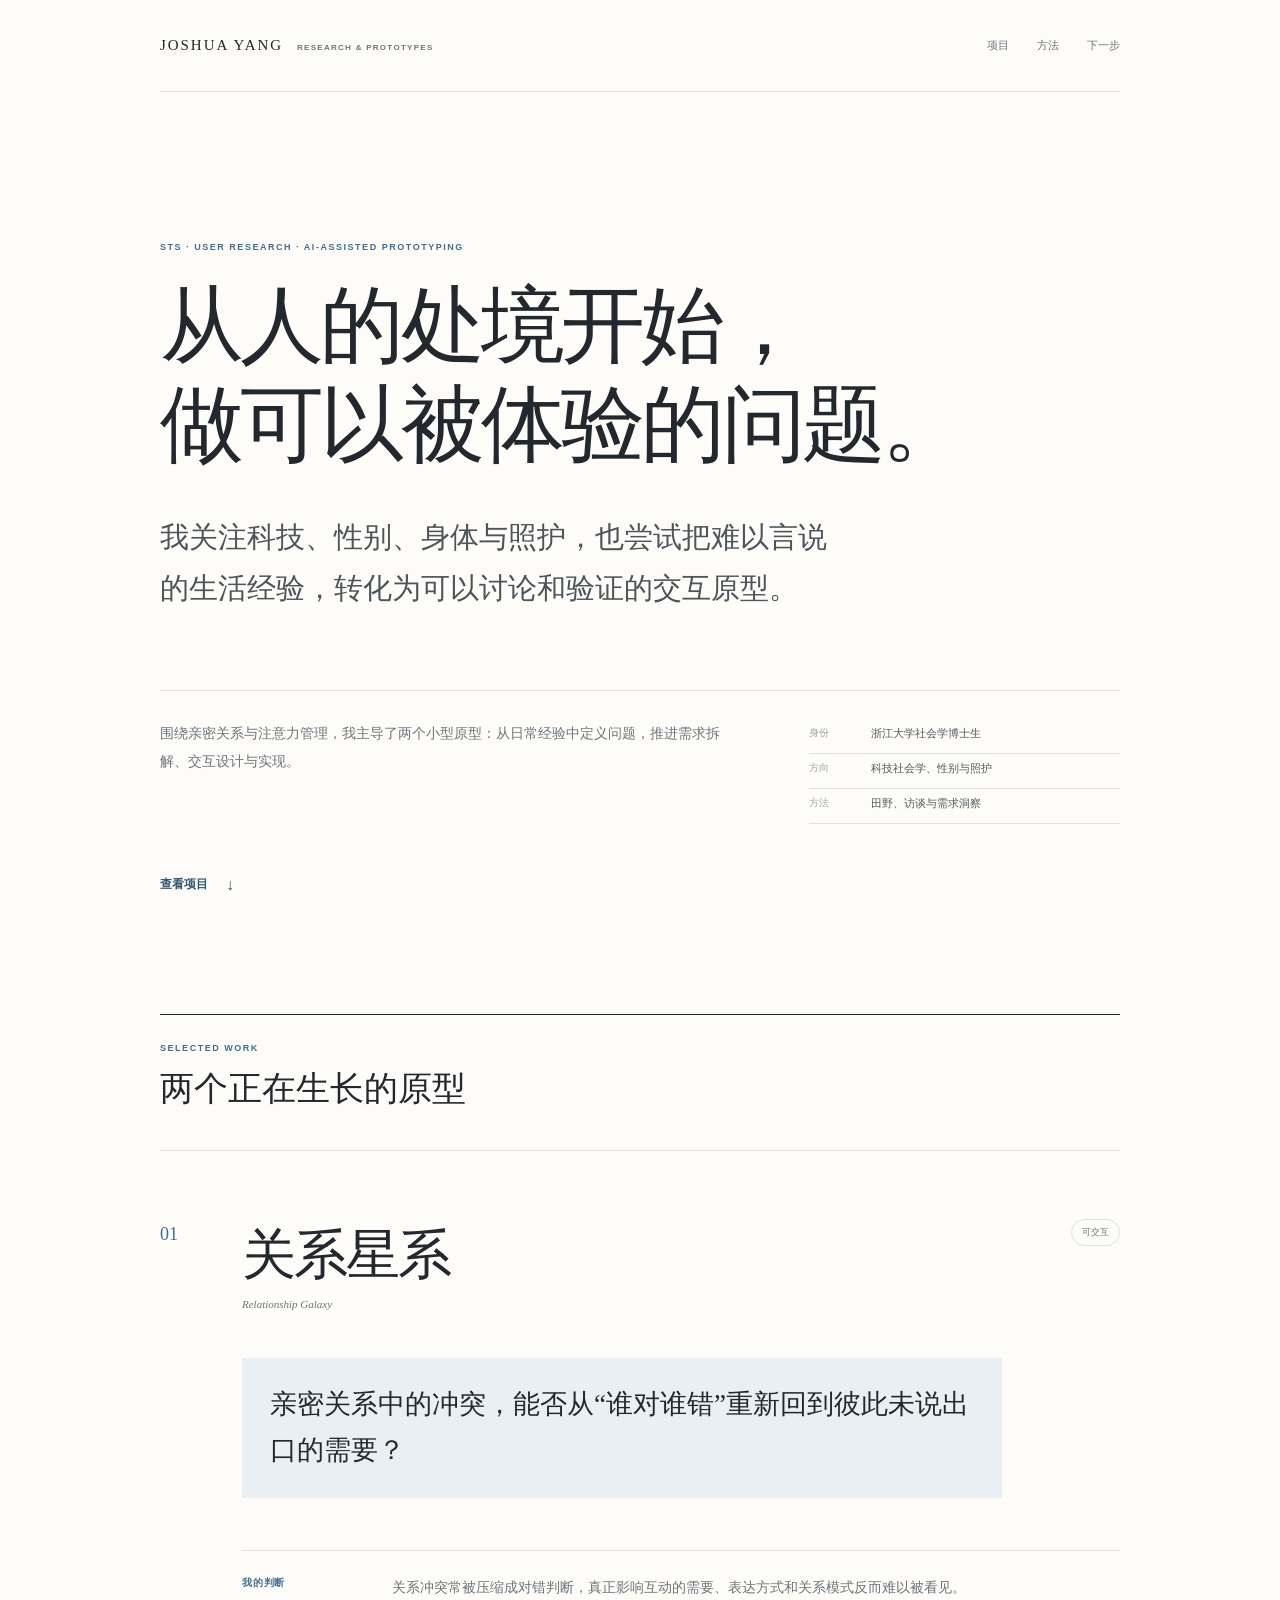
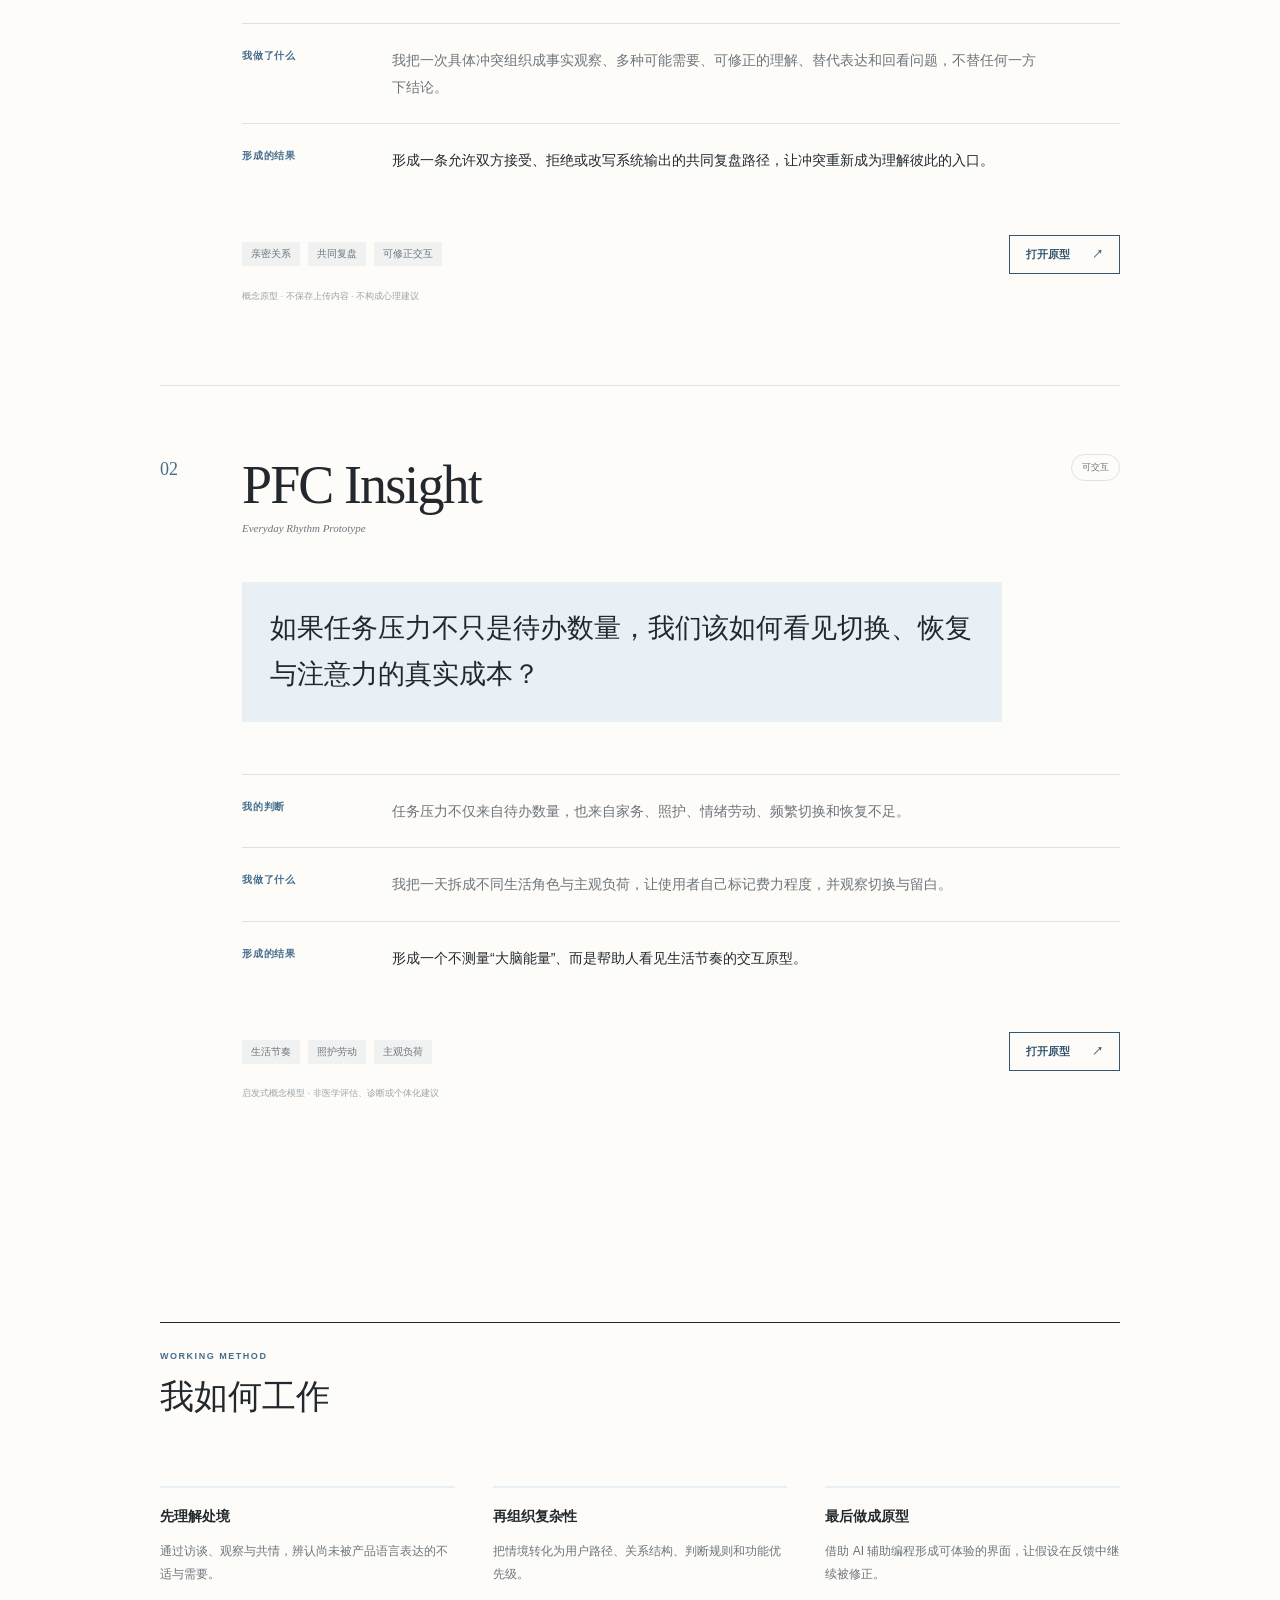
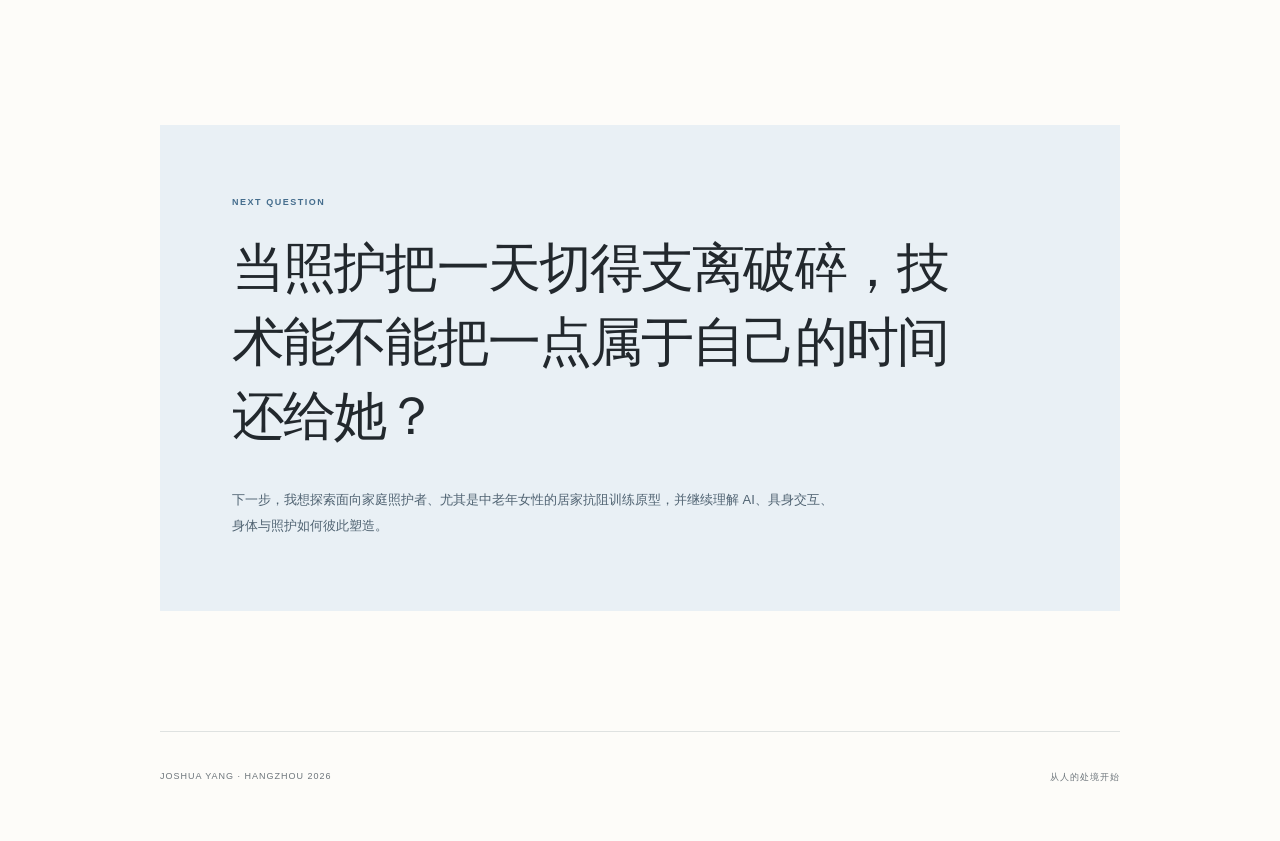
<file: index.html>
<!doctype html>
<html lang="zh-CN">
  <head>
    <meta charset="UTF-8" />
    <meta name="viewport" content="width=device-width, initial-scale=1.0" />
    <meta name="description" content="从人的处境开始：两个由生活经验走向可交互界面的 AI 辅助原型。" />
    <meta property="og:title" content="Joshua Yang｜Research & Prototypes" />
    <meta property="og:description" content="关系、认知与照护：把模糊的生活经验做成可以被体验的问题。" />
    <meta property="og:image" content="https://yoshuayang.github.io/yashu-prototype-notes/og.png" />
    <link rel="canonical" href="https://yoshuayang.github.io/yashu-prototype-notes/" />
    <link rel="stylesheet" href="styles.css?v=20260817-5" />
    <title>Joshua Yang｜Research & Prototypes</title>
  </head>
  <body>
    <main>
      <header class="site-header page-width">
        <a class="brand" href="#top"><strong>JOSHUA YANG</strong><span>RESEARCH &amp; PROTOTYPES</span></a>
        <nav aria-label="页面导航"><a href="#work">项目</a><a href="#method">方法</a><a href="#next">下一步</a></nav>
      </header>

      <section class="hero page-width" id="top">
        <p class="eyebrow">STS · USER RESEARCH · AI-ASSISTED PROTOTYPING</p>
        <h1>从人的处境开始，<br />做可以被体验的问题。</h1>
        <p class="hero-lead">我关注科技、性别、身体与照护，也尝试把难以言说的生活经验，转化为可以讨论和验证的交互原型。</p>
        <div class="hero-about">
          <p>围绕亲密关系与注意力管理，我主导了两个小型原型：从日常经验中定义问题，推进需求拆解、交互设计与实现。</p>
          <dl><div><dt>身份</dt><dd>浙江大学社会学博士生</dd></div><div><dt>方向</dt><dd>科技社会学、性别与照护</dd></div><div><dt>方法</dt><dd>田野、访谈与需求洞察</dd></div></dl>
        </div>
        <a class="primary-link" href="#work">查看项目 <span>↓</span></a>
      </section>

      <section class="work page-width" id="work">
        <header class="section-header"><p>SELECTED WORK</p><h2>两个正在生长的原型</h2></header>
        <article class="project" id="project-01">
          <header class="project-header"><p class="project-number">01</p><div><h3>关系星系</h3><p>Relationship Galaxy</p></div><span>可交互</span></header>
          <p class="project-question">亲密关系中的冲突，能否从“谁对谁错”重新回到彼此未说出口的需要？</p>
          <div class="project-story">
            <section><h4>我的判断</h4><p>关系冲突常被压缩成对错判断，真正影响互动的需要、表达方式和关系模式反而难以被看见。</p></section>
            <section><h4>我做了什么</h4><p>我把一次具体冲突组织成事实观察、多种可能需要、可修正的理解、替代表达和回看问题，不替任何一方下结论。</p></section>
            <section><h4>形成的结果</h4><p>形成一条允许双方接受、拒绝或改写系统输出的共同复盘路径，让冲突重新成为理解彼此的入口。</p></section>
          </div>
          <div class="project-footer"><ul aria-label="项目标签"><li>亲密关系</li><li>共同复盘</li><li>可修正交互</li></ul><a href="relationship-galaxy.html">打开原型 <span>↗</span></a></div>
          <p class="project-note">概念原型 · 不保存上传内容 · 不构成心理建议</p>
        </article>

        <article class="project" id="project-02">
          <header class="project-header"><p class="project-number">02</p><div><h3>PFC Insight</h3><p>Everyday Rhythm Prototype</p></div><span>可交互</span></header>
          <p class="project-question">如果任务压力不只是待办数量，我们该如何看见切换、恢复与注意力的真实成本？</p>
          <div class="project-story">
            <section><h4>我的判断</h4><p>任务压力不仅来自待办数量，也来自家务、照护、情绪劳动、频繁切换和恢复不足。</p></section>
            <section><h4>我做了什么</h4><p>我把一天拆成不同生活角色与主观负荷，让使用者自己标记费力程度，并观察切换与留白。</p></section>
            <section><h4>形成的结果</h4><p>形成一个不测量“大脑能量”、而是帮助人看见生活节奏的交互原型。</p></section>
          </div>
          <div class="project-footer"><ul aria-label="项目标签"><li>生活节奏</li><li>照护劳动</li><li>主观负荷</li></ul><a href="pfc-insight.html">打开原型 <span>↗</span></a></div>
          <p class="project-note">启发式概念模型 · 非医学评估、诊断或个体化建议</p>
        </article>
      </section>

      <section class="method page-width" id="method">
        <header class="section-header"><p>WORKING METHOD</p><h2>我如何工作</h2></header>
        <div class="method-grid"><section><h3>先理解处境</h3><p>通过访谈、观察与共情，辨认尚未被产品语言表达的不适与需要。</p></section><section><h3>再组织复杂性</h3><p>把情境转化为用户路径、关系结构、判断规则和功能优先级。</p></section><section><h3>最后做成原型</h3><p>借助 AI 辅助编程形成可体验的界面，让假设在反馈中继续被修正。</p></section></div>
      </section>

      <section class="next page-width" id="next"><p class="eyebrow">NEXT QUESTION</p><h2>当照护把一天切得支离破碎，技术能不能把一点属于自己的时间还给她？</h2><p>下一步，我想探索面向家庭照护者、尤其是中老年女性的居家抗阻训练原型，并继续理解 AI、具身交互、身体与照护如何彼此塑造。</p></section>
      <footer class="page-width"><p>JOSHUA YANG · HANGZHOU 2026</p><p>从人的处境开始</p></footer>
    </main>
  </body>
</html>
</file>
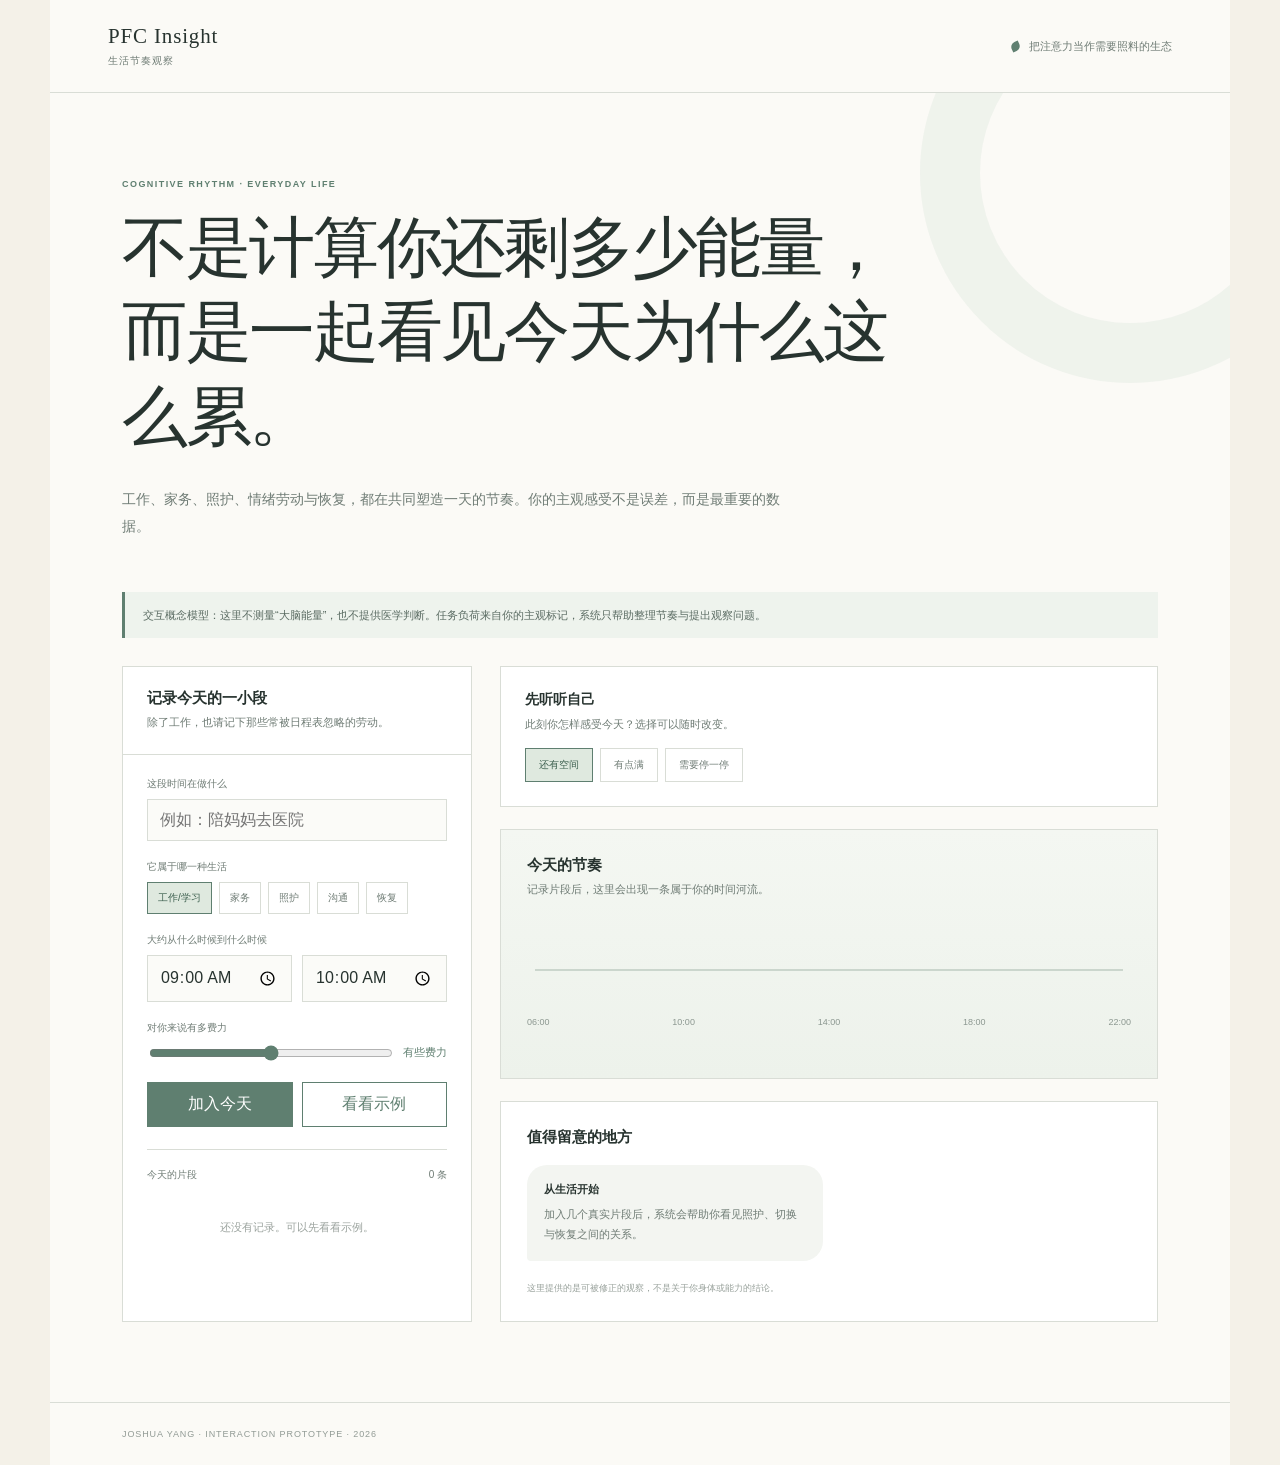
<file: pfc-insight.html>
<!doctype html>
<html lang="zh-CN">
<head>
<meta charset="UTF-8"><meta name="viewport" content="width=device-width,initial-scale=1">
<title>PFC Insight｜生活节奏观察</title>
<style>
:root{--cream:#f4f1e8;--paper:#fbfaf6;--ink:#27332f;--muted:#6f7c75;--green:#5f7f70;--green2:#dfe9df;--blue:#6f8fa0;--blue2:#e4eef1;--clay:#bd8069;--sun:#d7b66f;--line:#d9ddd6}
*{box-sizing:border-box}body{margin:0;background:var(--cream);color:var(--ink);font-family:Inter,-apple-system,BlinkMacSystemFont,"PingFang SC","Microsoft YaHei",sans-serif}button,input,select{font:inherit}
.shell{width:min(1180px,100%);min-height:100vh;margin:auto;background:var(--paper)}
.topbar{display:flex;align-items:center;justify-content:space-between;padding:24px clamp(22px,5vw,58px);border-bottom:1px solid var(--line)}.brand h1{margin:0;font-family:Georgia,serif;font-size:21px;font-weight:400;letter-spacing:.04em}.brand p{margin:5px 0 0;color:var(--muted);font-size:10px;letter-spacing:.1em}.season{display:flex;align-items:center;gap:9px;color:var(--muted);font-size:11px}.season:before{content:"";width:9px;height:9px;border-radius:60% 0 60% 0;background:var(--green);transform:rotate(-25deg)}
.intro{position:relative;overflow:hidden;padding:clamp(54px,7vw,86px) clamp(22px,6vw,72px) 52px}.intro:after{content:"";position:absolute;width:300px;height:300px;right:-110px;top:-130px;border:60px solid var(--green2);border-radius:50%;opacity:.45}.kicker{margin:0 0 17px;color:var(--green);font-size:9px;font-weight:700;letter-spacing:.16em}.intro h2{position:relative;z-index:1;max-width:800px;margin:0;font-family:"Songti SC",STSong,serif;font-size:clamp(40px,6vw,66px);font-weight:400;line-height:1.28;letter-spacing:-.035em}.intro>p:last-child{max-width:660px;margin:27px 0 0;color:var(--muted);font-size:14px;line-height:1.9}
.notice{margin:0 clamp(22px,6vw,72px) 28px;padding:14px 18px;border-left:3px solid var(--green);background:#eef3ed;color:#5a6b62;font-size:11px;line-height:1.7}
.layout{display:grid;grid-template-columns:350px 1fr;gap:28px;padding:0 clamp(22px,6vw,72px) 80px}.panel{border:1px solid var(--line);background:#fff}.panel-head{padding:22px 24px;border-bottom:1px solid var(--line)}.panel-head h3{margin:0 0 6px;font-size:15px}.panel-head p{margin:0;color:var(--muted);font-size:11px;line-height:1.6}.form{padding:22px 24px}.field{margin-bottom:19px}.field label{display:block;margin-bottom:8px;color:var(--muted);font-size:10px}.field input,.field select{width:100%;padding:11px 12px;border:1px solid var(--line);background:#fbfbf8;color:var(--ink)}.field input:focus,.field select:focus{outline:2px solid #cbdccf;border-color:var(--green)}.time-row{display:grid;grid-template-columns:1fr 1fr;gap:10px}.category-row,.feeling-row{display:flex;flex-wrap:wrap;gap:7px}.choice{padding:8px 10px;border:1px solid var(--line);background:#fff;color:var(--muted);font-size:10px;cursor:pointer}.choice.active{border-color:var(--green);background:var(--green2);color:#3d604f}.range-wrap{display:grid;grid-template-columns:1fr auto;align-items:center;gap:12px}.range-wrap input{padding:0;border:0;accent-color:var(--green)}.range-wrap span{color:var(--green);font-size:11px}.form-actions{display:grid;grid-template-columns:1fr 1fr;gap:9px}.primary,.secondary{padding:11px;border:1px solid var(--green);cursor:pointer}.primary{background:var(--green);color:white}.secondary{background:white;color:var(--green)}
.task-section{padding:0 24px 24px}.task-title{display:flex;justify-content:space-between;margin:0 0 12px;padding-top:18px;border-top:1px solid var(--line);color:var(--muted);font-size:10px}.task-list{display:grid;gap:8px}.task{display:grid;grid-template-columns:8px 1fr auto;gap:11px;align-items:center;padding:11px;background:#fafaf7}.task i{width:8px;height:28px;border-radius:8px}.task strong{display:block;margin-bottom:3px;font-size:11px}.task small{color:var(--muted);font-size:9px}.task button{border:0;background:none;color:#a0a7a2;cursor:pointer}.empty{padding:26px 8px;color:#9ba39e;font-size:11px;text-align:center}
.right{display:grid;gap:22px}.checkin{padding:24px;border:1px solid var(--line);background:#fff}.checkin h3{margin:0 0 8px;font-size:14px}.checkin p{margin:0 0 16px;color:var(--muted);font-size:11px}.feeling-row .choice{padding:9px 13px}.feeling-row .choice.active[data-feel="3"]{border-color:var(--clay);background:#f3e5df;color:#8a5443}
.rhythm{position:relative;min-height:250px;padding:26px;border:1px solid var(--line);background:linear-gradient(180deg,#f4f7f2,#edf2eb)}.rhythm h3{margin:0;font-size:15px}.rhythm-sub{margin:7px 0 28px;color:var(--muted);font-size:11px}.stream{position:relative;height:92px;margin:0 8px}.stream:before{content:"";position:absolute;left:0;right:0;top:44px;height:2px;background:#cbd6cd}.stream-block{position:absolute;top:26px;height:38px;min-width:7px;border-radius:16px 16px 5px 16px;opacity:.94}.stream-block:hover:after{content:attr(data-label);position:absolute;left:0;bottom:48px;white-space:nowrap;padding:6px 8px;background:var(--ink);color:white;font-size:9px}.hours{display:flex;justify-content:space-between;color:#8c9891;font-size:9px}.rhythm-summary{display:flex;flex-wrap:wrap;gap:9px;margin-top:22px}.summary-pill{padding:7px 10px;border:1px solid #ced8d0;background:rgba(255,255,255,.55);color:#607069;font-size:10px}
.insights{padding:26px;border:1px solid var(--line);background:#fff}.insights h3{margin:0 0 18px;font-size:15px}.insight-grid{display:grid;grid-template-columns:1fr 1fr;gap:12px}.insight{padding:17px;border-radius:20px 20px 20px 4px;background:#f3f5f1}.insight:nth-child(even){background:#eef3f5}.insight strong{display:block;margin-bottom:8px;font-size:11px}.insight p{margin:0;color:var(--muted);font-size:11px;line-height:1.75}.principle{margin:20px 0 0;color:#98a19b;font-size:9px;line-height:1.6}footer{padding:26px clamp(22px,6vw,72px);border-top:1px solid var(--line);color:#929b95;font-size:9px;letter-spacing:.1em}
@media(max-width:860px){.layout{grid-template-columns:1fr}.intro:after{display:none}}@media(max-width:560px){.insight-grid{grid-template-columns:1fr}.form-actions{grid-template-columns:1fr}.topbar{align-items:flex-start}.season{display:none}}
</style>
</head>
<body>
<main class="shell">
  <header class="topbar"><div class="brand"><h1>PFC Insight</h1><p>生活节奏观察</p></div><div class="season">把注意力当作需要照料的生态</div></header>
  <section class="intro"><p class="kicker">COGNITIVE RHYTHM · EVERYDAY LIFE</p><h2>不是计算你还剩多少能量，<br>而是一起看见今天为什么这么累。</h2><p>工作、家务、照护、情绪劳动与恢复，都在共同塑造一天的节奏。你的主观感受不是误差，而是最重要的数据。</p></section>
  <div class="notice">交互概念模型：这里不测量“大脑能量”，也不提供医学判断。任务负荷来自你的主观标记，系统只帮助整理节奏与提出观察问题。</div>
  <section class="layout">
    <aside class="panel">
      <div class="panel-head"><h3>记录今天的一小段</h3><p>除了工作，也请记下那些常被日程表忽略的劳动。</p></div>
      <div class="form">
        <div class="field"><label for="taskName">这段时间在做什么</label><input id="taskName" placeholder="例如：陪妈妈去医院"></div>
        <div class="field"><label>它属于哪一种生活</label><div class="category-row"><button class="choice active" data-cat="work">工作/学习</button><button class="choice" data-cat="home">家务</button><button class="choice" data-cat="care">照护</button><button class="choice" data-cat="social">沟通</button><button class="choice" data-cat="rest">恢复</button></div></div>
        <div class="field"><label>大约从什么时候到什么时候</label><div class="time-row"><input id="start" type="time" value="09:00"><input id="end" type="time" value="10:00"></div></div>
        <div class="field"><label>对你来说有多费力</label><div class="range-wrap"><input id="demand" type="range" min="1" max="3" value="2"><span id="demandLabel">有些费力</span></div></div>
        <div class="form-actions"><button class="primary" id="add">加入今天</button><button class="secondary" id="demo">看看示例</button></div>
      </div>
      <div class="task-section"><p class="task-title"><span>今天的片段</span><span id="count">0 条</span></p><div class="task-list" id="taskList"><div class="empty">还没有记录。可以先看看示例。</div></div></div>
    </aside>

    <div class="right">
      <section class="checkin"><h3>先听听自己</h3><p>此刻你怎样感受今天？选择可以随时改变。</p><div class="feeling-row"><button class="choice active" data-feel="1">还有空间</button><button class="choice" data-feel="2">有点满</button><button class="choice" data-feel="3">需要停一停</button></div></section>
      <section class="rhythm"><h3>今天的节奏</h3><p class="rhythm-sub" id="rhythmText">记录片段后，这里会出现一条属于你的时间河流。</p><div class="stream" id="stream"></div><div class="hours"><span>06:00</span><span>10:00</span><span>14:00</span><span>18:00</span><span>22:00</span></div><div class="rhythm-summary" id="summary"></div></section>
      <section class="insights"><h3>值得留意的地方</h3><div class="insight-grid" id="insightGrid"><article class="insight"><strong>从生活开始</strong><p>加入几个真实片段后，系统会帮助你看见照护、切换与恢复之间的关系。</p></article></div><p class="principle">这里提供的是可被修正的观察，不是关于你身体或能力的结论。</p></section>
    </div>
  </section>
  <footer>JOSHUA YANG · INTERACTION PROTOTYPE · 2026</footer>
</main>
<script>
const cats={work:{name:'工作/学习',color:'#6f8fa0'},home:{name:'家务',color:'#d7b66f'},care:{name:'照护',color:'#bd8069'},social:{name:'沟通',color:'#8d82a2'},rest:{name:'恢复',color:'#6f9479'}};let tasks=[],category='work',feeling=1;
const $=s=>document.querySelector(s),esc=s=>String(s).replace(/[&<>"']/g,c=>({'&':'&amp;','<':'&lt;','>':'&gt;','"':'&quot;',"'":'&#39;'}[c])),mins=t=>{const[h,m]=t.split(':').map(Number);return h*60+m},duration=t=>Math.max(0,mins(t.end)-mins(t.start));
document.querySelectorAll('[data-cat]').forEach(b=>b.onclick=()=>{document.querySelectorAll('[data-cat]').forEach(x=>x.classList.remove('active'));b.classList.add('active');category=b.dataset.cat});
document.querySelectorAll('[data-feel]').forEach(b=>b.onclick=()=>{document.querySelectorAll('[data-feel]').forEach(x=>x.classList.remove('active'));b.classList.add('active');feeling=+b.dataset.feel;render()});
$('#demand').oninput=e=>$('#demandLabel').textContent=['','比较轻松','有些费力','很费力'][e.target.value];
$('#add').onclick=()=>{const name=$('#taskName').value.trim(),start=$('#start').value,end=$('#end').value;if(!name||mins(end)<=mins(start)){ $('#taskName').placeholder='请填写任务，并检查结束时间';return }tasks.push({name,start,end,cat:category,demand:+$('#demand').value});$('#taskName').value='';render()};
$('#demo').onclick=()=>{tasks=[{name:'做早饭和收拾厨房',start:'07:00',end:'08:00',cat:'home',demand:2},{name:'修改论文',start:'09:00',end:'10:30',cat:'work',demand:3},{name:'陪爸爸复诊',start:'11:00',end:'13:00',cat:'care',demand:3},{name:'回复家人消息',start:'13:15',end:'13:45',cat:'social',demand:2},{name:'公园里慢慢走',start:'16:30',end:'17:00',cat:'rest',demand:1}];feeling=2;document.querySelectorAll('[data-feel]').forEach(x=>x.classList.toggle('active',x.dataset.feel==='2'));render()};
function removeTask(i){tasks.splice(i,1);render()}
function render(){const sorted=[...tasks].sort((a,b)=>mins(a.start)-mins(b.start));$('#count').textContent=`${tasks.length} 条`;$('#taskList').innerHTML=sorted.length?sorted.map(t=>`<div class="task"><i style="background:${cats[t.cat].color}"></i><div><strong>${esc(t.name)}</strong><small>${t.start}–${t.end} · ${cats[t.cat].name} · ${['','轻','中','高'][t.demand]}负荷</small></div><button aria-label="删除" onclick="removeTask(${tasks.indexOf(t)})">×</button></div>`).join(''):'<div class="empty">还没有记录。可以先看看示例。</div>';renderStream(sorted);renderInsights(sorted)}
function renderStream(sorted){$('#stream').innerHTML=sorted.map(t=>{const left=Math.max(0,(mins(t.start)-360)/960*100),width=Math.max(1,duration(t)/960*100);return`<i class="stream-block" data-label="${esc(t.name)}" style="left:${left}%;width:${width}%;background:${cats[t.cat].color}"></i>`}).join('');const care=sorted.filter(t=>t.cat==='care'||t.cat==='home').reduce((s,t)=>s+duration(t),0),rest=sorted.filter(t=>t.cat==='rest').reduce((s,t)=>s+duration(t),0),switches=sorted.slice(1).filter((t,i)=>t.cat!==sorted[i].cat).length;$('#rhythmText').textContent=sorted.length?`今天记录了 ${sorted.length} 个片段。颜色不是评分，只是在呈现不同生活角色如何交错。`:'记录片段后，这里会出现一条属于你的时间河流。';$('#summary').innerHTML=sorted.length?`<span class="summary-pill">家务与照护 ${care} 分钟</span><span class="summary-pill">角色切换 ${switches} 次</span><span class="summary-pill">主动恢复 ${rest} 分钟</span>`:''}
function renderInsights(sorted){if(!sorted.length){$('#insightGrid').innerHTML='<article class="insight"><strong>从生活开始</strong><p>加入几个真实片段后，系统会帮助你看见照护、切换与恢复之间的关系。</p></article>';return}const care=sorted.filter(t=>t.cat==='care'||t.cat==='home'),rest=sorted.filter(t=>t.cat==='rest'),switches=sorted.slice(1).filter((t,i)=>t.cat!==sorted[i].cat).length,items=[];if(care.length)items.push(['看见没有名字的劳动',`家务与照护占据了 ${care.reduce((s,t)=>s+duration(t),0)} 分钟。它们不是工作之间的“空白”，而是真实消耗注意力的责任。`]);if(switches>=3)items.push(['切换也需要恢复',`你在不同角色之间切换了 ${switches} 次。也许问题不是不够自律，而是一天缺少缓冲。`]);if(!rest.length)items.push(['恢复还没有被安排',`今天的记录里没有主动恢复片段。可以先寻找十分钟，而不是要求自己立刻改变整天。`]);else items.push(['已经出现一块留白',`你为自己留下了 ${rest.reduce((s,t)=>s+duration(t),0)} 分钟。恢复不是奖励，而是生活能够继续的条件。`]);if(feeling===3)items.unshift(['你的感受优先',`你选择了“需要停一停”。即使时间表看起来合理，这个感受也比模型计算更值得被相信。`]);$('#insightGrid').innerHTML=items.slice(0,4).map(x=>`<article class="insight"><strong>${x[0]}</strong><p>${x[1]}</p></article>`).join('')}
</script>
</body></html>
</file>
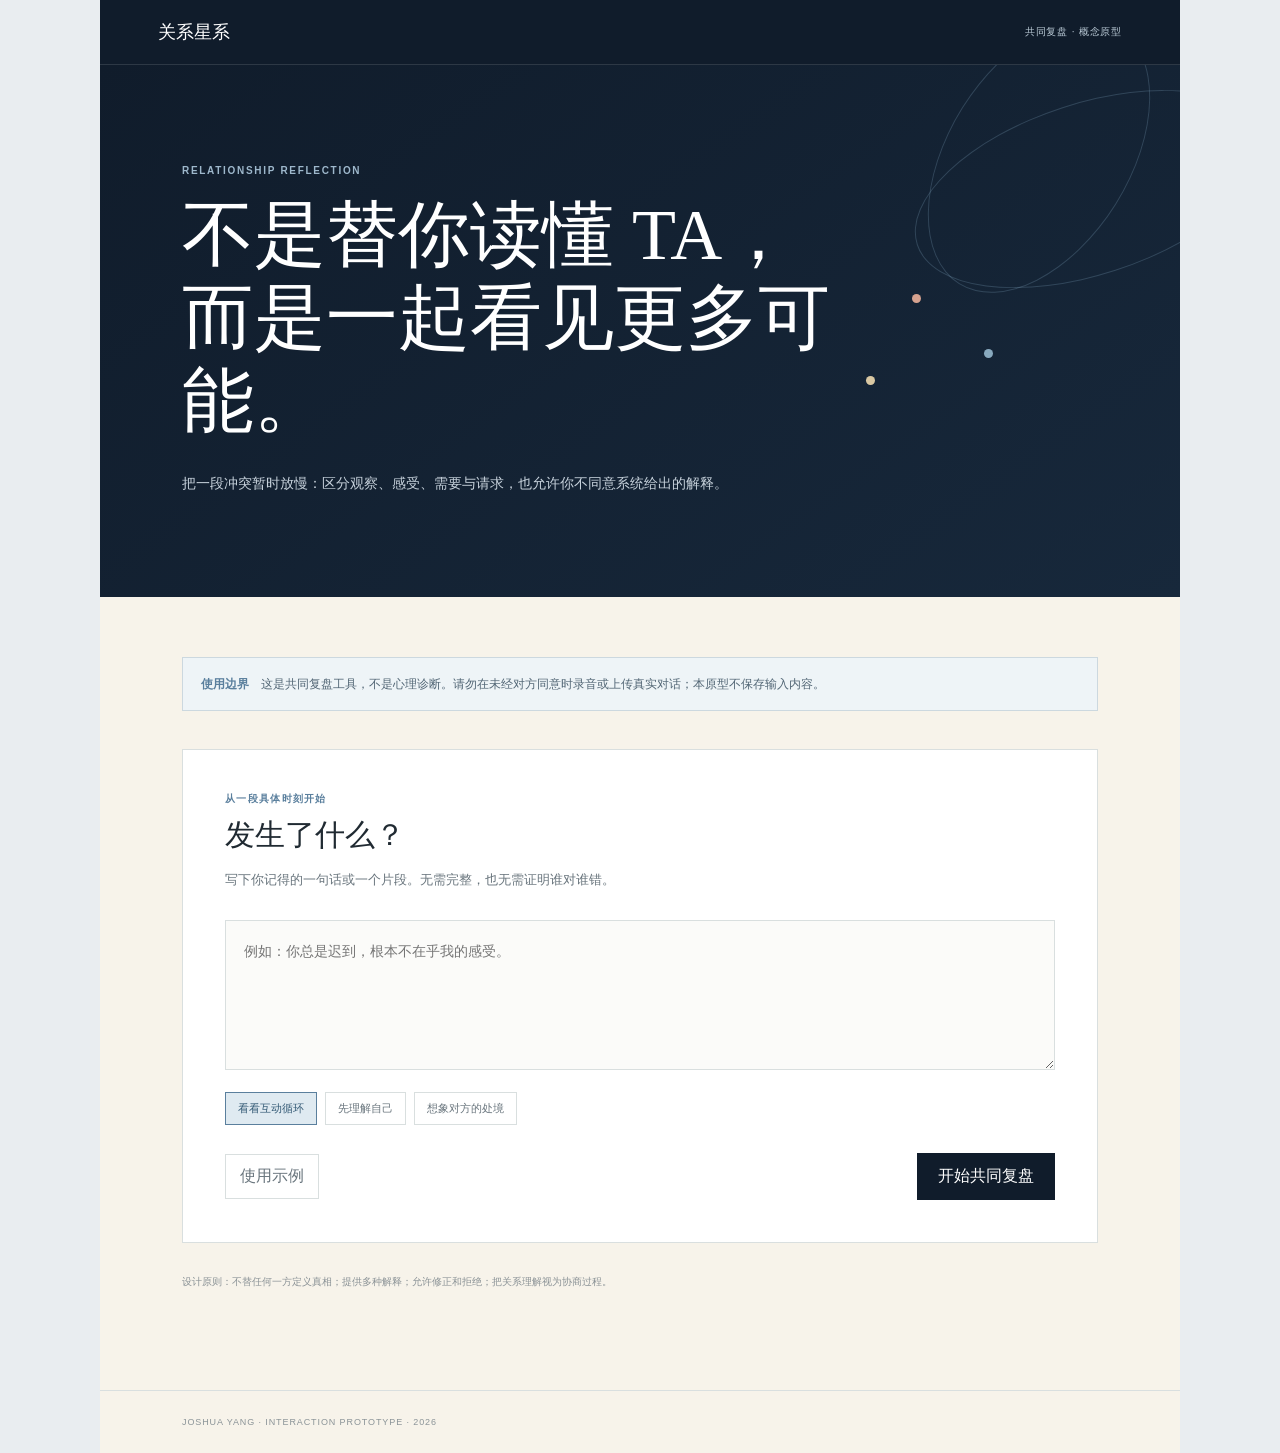
<file: relationship-galaxy.html>
<!doctype html>
<html lang="zh-CN">
<head>
<meta charset="UTF-8"><meta name="viewport" content="width=device-width,initial-scale=1">
<title>关系星系｜共同复盘原型</title>
<style>
:root{--night:#101c2b;--night2:#17283b;--paper:#f7f3ea;--ink:#202a32;--muted:#69757d;--blue:#5a7f9d;--blue2:#dfeaf1;--coral:#c77e6d;--line:#d9dfdf}
*{box-sizing:border-box}body{margin:0;background:#e9edf0;color:var(--ink);font-family:Inter,-apple-system,BlinkMacSystemFont,"PingFang SC","Microsoft YaHei",sans-serif}button,textarea{font:inherit}
.shell{width:min(1080px,100%);min-height:100vh;margin:auto;background:var(--paper)}
.topbar{display:flex;align-items:center;justify-content:space-between;padding:20px clamp(22px,5vw,58px);border-bottom:1px solid rgba(255,255,255,.12);background:var(--night);color:white}.brand{font-family:"Songti SC",STSong,serif;font-size:18px}.badge{color:#b9c9d5;font-size:10px;letter-spacing:.08em}
.hero{position:relative;overflow:hidden;padding:clamp(62px,9vw,100px) clamp(22px,7vw,82px);background:linear-gradient(145deg,var(--night),var(--night2));color:white}.hero:before,.hero:after{content:"";position:absolute;border:1px solid rgba(150,190,220,.22);border-radius:50%}.hero:before{width:360px;height:170px;right:-90px;top:38px;transform:rotate(-18deg)}.hero:after{width:180px;height:300px;right:50px;top:-60px;transform:rotate(32deg)}
.kicker{margin:0 0 18px;color:#9eb8cc;font-size:10px;font-weight:700;letter-spacing:.17em}.hero h1{max-width:680px;margin:0;font-family:"Songti SC",STSong,serif;font-size:clamp(44px,7vw,72px);font-weight:400;line-height:1.15}.hero>p:last-of-type{max-width:620px;margin:28px 0 0;color:#c7d2dc;font-size:14px;line-height:1.9}.star{position:absolute;width:9px;height:9px;border-radius:50%;background:#d6a28f;right:24%;top:43%;box-shadow:72px 55px 0 #88a9be,-46px 82px 0 #d9c8a3}
.content{padding:60px clamp(22px,7vw,82px) 90px}.notice{display:flex;gap:12px;margin-bottom:38px;padding:16px 18px;border:1px solid #ccd8df;background:#eef4f7;color:#526675;font-size:12px;line-height:1.7}.notice strong{color:var(--blue)}
.card{padding:clamp(24px,4vw,42px);border:1px solid var(--line);background:#fff}.step{margin:0 0 9px;color:var(--blue);font-size:10px;font-weight:700;letter-spacing:.13em}.card h2{margin:0 0 12px;font-family:"Songti SC",STSong,serif;font-size:30px;font-weight:400}.sub{margin:0 0 28px;color:var(--muted);font-size:13px;line-height:1.8}
textarea{width:100%;min-height:150px;padding:18px;border:1px solid var(--line);border-radius:0;background:#fbfbf9;color:var(--ink);font-size:14px;line-height:1.8;resize:vertical}textarea:focus{outline:2px solid #c6d8e5;border-color:var(--blue)}
.focus-row{display:flex;flex-wrap:wrap;gap:8px;margin:18px 0 28px}.chip,.ghost,.primary,.feedback{border:1px solid var(--line);background:#fff;color:var(--muted);cursor:pointer}.chip{padding:8px 12px;font-size:11px}.chip.active{border-color:var(--blue);background:var(--blue2);color:#365c77}.actions{display:flex;align-items:center;justify-content:space-between;gap:16px}.ghost{padding:11px 14px}.primary{padding:12px 20px;border-color:var(--night);background:var(--night);color:white}.primary:hover{background:var(--blue)}
#result{display:none;margin-top:28px}.result-grid{display:grid;grid-template-columns:1fr 1fr;gap:18px}.result-card{padding:24px;border:1px solid var(--line);background:#fff}.result-card.wide{grid-column:1/-1}.result-card h3{margin:0 0 14px;font-size:13px}.result-card p{margin:0;color:var(--muted);font-size:13px;line-height:1.85}.quote{padding:18px;border-left:2px solid var(--coral);background:#fbf2ee;color:#5d514d!important;font-family:"Songti SC",STSong,serif;font-size:17px!important}.possibilities{display:grid;gap:10px}.possibility{padding:15px;border:1px solid var(--line);background:#fafbfa}.possibility strong{display:block;margin-bottom:7px;color:var(--ink);font-size:12px}.feedback-row{display:flex;gap:8px;margin-top:11px}.feedback{padding:6px 10px;font-size:10px}.feedback.selected{border-color:var(--blue);background:var(--blue2);color:#365c77}.reflection{margin-top:12px;color:var(--blue)!important;font-size:11px!important}.rewrite{margin-top:10px;padding:18px;background:#edf3f6;color:#365569!important;font-family:"Songti SC",STSong,serif;font-size:17px!important}.result-actions{display:flex;justify-content:flex-end;margin-top:20px}
.ethics{margin-top:30px;color:#8a9296;font-size:10px;line-height:1.7}footer{padding:26px clamp(22px,7vw,82px);border-top:1px solid var(--line);color:#8b9498;font-size:9px;letter-spacing:.1em}
@media(max-width:680px){.result-grid{grid-template-columns:1fr}.result-card.wide{grid-column:auto}.actions{align-items:stretch;flex-direction:column}.actions button{width:100%}.badge{display:none}}
</style>
</head>
<body>
<main class="shell">
  <header class="topbar"><div class="brand">关系星系</div><div class="badge">共同复盘 · 概念原型</div></header>
  <section class="hero"><p class="kicker">RELATIONSHIP REFLECTION</p><h1>不是替你读懂 TA，<br>而是一起看见更多可能。</h1><p>把一段冲突暂时放慢：区分观察、感受、需要与请求，也允许你不同意系统给出的解释。</p><i class="star"></i></section>
  <section class="content">
    <div class="notice"><strong>使用边界</strong><span>这是共同复盘工具，不是心理诊断。请勿在未经对方同意时录音或上传真实对话；本原型不保存输入内容。</span></div>
    <section class="card">
      <p class="step">从一段具体时刻开始</p><h2>发生了什么？</h2><p class="sub">写下你记得的一句话或一个片段。无需完整，也无需证明谁对谁错。</p>
      <textarea id="dialogue" placeholder="例如：你总是迟到，根本不在乎我的感受。"></textarea>
      <div class="focus-row" aria-label="复盘视角"><button class="chip active" data-focus="互动循环">看看互动循环</button><button class="chip" data-focus="自己的感受">先理解自己</button><button class="chip" data-focus="对方的处境">想象对方的处境</button></div>
      <div class="actions"><button class="ghost" id="example">使用示例</button><button class="primary" id="analyze">开始共同复盘</button></div>
    </section>

    <section id="result" aria-live="polite">
      <div class="result-grid">
        <article class="result-card wide"><h3>先把评价还原成一个时刻</h3><p class="quote" id="observation"></p></article>
        <article class="result-card"><h3>可能的感受与需要</h3><div class="possibilities" id="possibilities"></div><p class="reflection" id="feedbackNote">这些只是可能性。你的修正比系统判断更重要。</p></article>
        <article class="result-card"><h3>换一种可以继续对话的表达</h3><p>从“判断对方”转向“描述自己”，并提出一个可以回应的请求。</p><p class="rewrite" id="rewrite"></p></article>
        <article class="result-card wide"><h3>留给彼此的问题</h3><p id="question">如果暂时不争论对错，你最希望对方理解的是什么？你愿意怎样确认对方真正经历了什么？</p></article>
      </div>
      <div class="result-actions"><button class="ghost" id="again">换一段重新复盘</button></div>
    </section>
    <p class="ethics">设计原则：不替任何一方定义真相；提供多种解释；允许修正和拒绝；把关系理解视为协商过程。</p>
  </section>
  <footer>JOSHUA YANG · INTERACTION PROTOTYPE · 2026</footer>
</main>
<script>
const dialogue=document.querySelector('#dialogue'),result=document.querySelector('#result'),possibilities=document.querySelector('#possibilities');let focus='互动循环';
document.querySelectorAll('.chip').forEach(b=>b.onclick=()=>{document.querySelectorAll('.chip').forEach(x=>x.classList.remove('active'));b.classList.add('active');focus=b.dataset.focus});
document.querySelector('#example').onclick=()=>dialogue.value='你总是迟到，根本不在乎我的感受！我每次都要一个人等很久。';
function possibilitiesFor(text){if(/迟到|等|时间/.test(text))return[['被重视','等待可能让人感到自己没有被放在心上。'],['可预期与安心','不确定何时出现，也可能带来失控和焦虑。']];if(/家务|做饭|孩子|照护|照顾/.test(text))return[['公平与被看见','负担没有被承认，可能比任务本身更让人疲惫。'],['休息与支持','持续承担责任的人，也需要有人接住。']];if(/不回|忽视|冷淡|不说/.test(text))return[['回应与连接','沉默可能被体验为关系正在远离。'],['空间与安全','另一方也可能需要时间整理情绪。']];return[['被理解','强烈表达背后，可能有一个尚未被听见的经验。'],['安全与选择','冲突中双方都可能需要更可控的回应方式。']]}
document.querySelector('#analyze').onclick=()=>{const text=dialogue.value.trim();if(!text){dialogue.focus();dialogue.placeholder='请先写下一句话或使用示例';return}const ps=possibilitiesFor(text);document.querySelector('#observation').textContent=`我听见这段话里有一个具体处境：“${text.slice(0,90)}${text.length>90?'…':''}”`;possibilities.innerHTML=ps.map((p,i)=>`<div class="possibility"><strong>${p[0]}</strong><span>${p[1]}</span><div class="feedback-row"><button class="feedback" data-i="${i}" data-v="像">有一点像</button><button class="feedback" data-i="${i}" data-v="不像">不太像</button></div></div>`).join('');document.querySelector('#rewrite').textContent=`当这件事发生时，我感到有些难过和不安，因为我很在意“${ps[0][0]}”。下次我们能不能先告诉彼此发生了什么，再一起想一个双方都能接受的办法？`;document.querySelector('#question').textContent=focus==='自己的感受'?'此刻你身体里最明显的感受是什么？它在提醒你保护什么？':focus==='对方的处境'?'除了你已经想到的解释，对方还可能处在什么情境里？怎样询问而不是猜测？':'你们是否反复进入同一种追赶、沉默或防御？哪一步最有可能被轻轻改变？';result.style.display='block';result.scrollIntoView({behavior:'smooth'});document.querySelectorAll('.feedback').forEach(b=>b.onclick=()=>{b.parentElement.querySelectorAll('.feedback').forEach(x=>x.classList.remove('selected'));b.classList.add('selected');document.querySelector('#feedbackNote').textContent=b.dataset.v==='像'?'谢谢你的确认。下一步仍需要和当事人核对，而不是把它当成结论。':'谢谢你的修正。系统的解释可以被拒绝，请以你的经验为准。'});};
document.querySelector('#again').onclick=()=>{result.style.display='none';dialogue.focus();scrollTo({top:document.querySelector('.card').offsetTop-20,behavior:'smooth'})};
</script>
</body></html>
</file>
<file: styles.css>
:root {
  --paper: #f6f5f1;
  --surface: #fdfcf9;
  --ink: #22282d;
  --muted: #6d757b;
  --faint: #9da4a8;
  --line: #dfe2e1;
  --blue: #456d8d;
  --blue-dark: #34566f;
  --blue-soft: #e9f0f5;
}

* { box-sizing: border-box; }
html { scroll-behavior: smooth; background: var(--paper); }
body { margin: 0; color: var(--ink); background: var(--surface); font-family: Inter, ui-sans-serif, -apple-system, BlinkMacSystemFont, "Segoe UI", "PingFang SC", "Microsoft YaHei", sans-serif; -webkit-font-smoothing: antialiased; }
a { color: inherit; }
.page-width { width: min(960px, calc(100% - 64px)); margin-inline: auto; }

.site-header { display: flex; align-items: center; justify-content: space-between; min-height: 92px; border-bottom: 1px solid var(--line); }
.brand { display: flex; align-items: baseline; gap: 14px; text-decoration: none; }
.brand strong { font-family: Georgia, serif; font-size: 15px; font-weight: 400; letter-spacing: .13em; }
.brand span { color: var(--muted); font-size: 8px; font-weight: 650; letter-spacing: .16em; }
.site-header nav { display: flex; gap: 28px; }
.site-header nav a { color: var(--muted); font-size: 11px; text-decoration: none; }
.site-header nav a:hover, .site-header nav a:focus-visible { color: var(--blue); }

.hero { padding-block: clamp(96px, 13vw, 150px) 120px; }
.eyebrow, .section-header > p { margin: 0 0 24px; color: var(--blue); font-size: 9px; font-weight: 700; letter-spacing: .17em; }
.hero h1 { max-width: 860px; margin: 0; font-family: "Songti SC", STSong, Georgia, serif; font-size: clamp(52px, 7.2vw, 84px); font-weight: 400; line-height: 1.18; letter-spacing: -.045em; }
.hero-lead { max-width: 690px; margin: 38px 0 0; color: #4d555a; font-family: "Songti SC", STSong, Georgia, serif; font-size: clamp(21px, 2.5vw, 29px); line-height: 1.75; }
.hero-about { display: grid; grid-template-columns: 1.3fr .7fr; gap: 72px; margin-top: 76px; padding-top: 28px; border-top: 1px solid var(--line); }
.hero-about > p { max-width: 560px; margin: 0; color: var(--muted); font-size: 14px; line-height: 2; }
.hero-about dl { margin: 0; }
.hero-about dl div { display: grid; grid-template-columns: 48px 1fr; gap: 14px; padding: 7px 0 12px; border-bottom: 1px solid var(--line); }
.hero-about dt { color: var(--faint); font-size: 10px; }
.hero-about dd { margin: 0; color: #50585d; font-size: 11px; }
.primary-link { display: inline-flex; gap: 18px; align-items: center; margin-top: 52px; color: var(--blue-dark); font-size: 12px; font-weight: 650; text-decoration: none; }
.primary-link span { font-size: 16px; }

.work, .method { padding-bottom: 140px; }
.section-header { padding: 28px 0 38px; border-top: 1px solid var(--ink); }
.section-header > p { margin-bottom: 13px; }
.section-header h2 { margin: 0; font-family: "Songti SC", STSong, Georgia, serif; font-size: 34px; font-weight: 400; }

.project { padding: 68px 0 82px; border-top: 1px solid var(--line); }
.project-header { display: grid; grid-template-columns: 58px 1fr auto; align-items: start; gap: 24px; }
.project-number { margin: 5px 0 0; color: var(--blue); font-family: Georgia, serif; font-size: 18px; }
.project-header h3 { margin: 0 0 6px; font-family: "Songti SC", STSong, Georgia, serif; font-size: clamp(36px, 5vw, 54px); font-weight: 400; letter-spacing: -.035em; }
.project-header div > p { margin: 0; color: var(--muted); font-family: Georgia, serif; font-size: 11px; font-style: italic; }
.project-header > span { padding: 6px 10px; border: 1px solid var(--line); border-radius: 999px; color: var(--muted); font-size: 9px; }
.project-question { max-width: 760px; margin: 48px 0 52px 82px; padding: 24px 28px; background: var(--blue-soft); font-family: "Songti SC", STSong, Georgia, serif; font-size: clamp(20px, 2.5vw, 27px); line-height: 1.7; }
.project-story { margin-left: 82px; }
.project-story section { display: grid; grid-template-columns: 120px 1fr; gap: 30px; padding: 23px 0; border-top: 1px solid var(--line); }
.project-story h4 { margin: 2px 0 0; color: var(--blue); font-size: 10px; font-weight: 700; letter-spacing: .08em; }
.project-story p { max-width: 650px; margin: 0; color: var(--muted); font-size: 14px; line-height: 1.9; }
.project-story section:last-child p { color: var(--ink); }
.project-footer { display: flex; align-items: center; justify-content: space-between; gap: 30px; margin: 38px 0 0 82px; }
.project-footer ul { display: flex; flex-wrap: wrap; gap: 8px; margin: 0; padding: 0; list-style: none; }
.project-footer li { padding: 5px 9px; background: #f0f2f2; color: var(--muted); font-size: 10px; }
.project-footer a { display: inline-flex; align-items: center; gap: 22px; padding: 11px 16px; border: 1px solid var(--blue-dark); color: var(--blue-dark); font-size: 11px; font-weight: 650; text-decoration: none; }
.project-footer a:hover, .project-footer a:focus-visible { background: var(--blue-dark); color: white; }
.project-note { margin: 16px 0 0 82px; color: var(--faint); font-size: 9px; }

.method-grid { display: grid; grid-template-columns: repeat(3, 1fr); gap: 38px; padding-top: 28px; }
.method-grid section { padding-top: 20px; border-top: 2px solid var(--blue-soft); }
.method-grid h3 { margin: 0 0 14px; font-size: 14px; font-weight: 600; }
.method-grid p { margin: 0; color: var(--muted); font-size: 12px; line-height: 1.85; }

.next { margin-bottom: 120px; padding: clamp(44px, 7vw, 72px); background: var(--blue-soft); }
.next h2 { max-width: 720px; margin: 0; font-family: "Songti SC", STSong, Georgia, serif; font-size: clamp(34px, 5vw, 53px); font-weight: 400; line-height: 1.4; letter-spacing: -.035em; }
.next > p:last-child { max-width: 610px; margin: 34px 0 0; color: #506372; font-size: 13px; line-height: 2; }
footer { display: flex; justify-content: space-between; padding-block: 30px 48px; border-top: 1px solid var(--line); color: var(--muted); font-size: 9px; letter-spacing: .11em; }

@media (max-width: 720px) {
  .page-width { width: min(100% - 36px, 960px); }
  .site-header { min-height: 74px; }
  .brand span, .site-header nav { display: none; }
  .hero { padding-block: 78px 96px; }
  .hero h1 { font-size: clamp(46px, 14vw, 66px); }
  .hero-about { grid-template-columns: 1fr; gap: 34px; margin-top: 58px; }
  .project { padding-block: 54px 68px; }
  .project-header { grid-template-columns: 42px 1fr; gap: 12px; }
  .project-header > span { display: none; }
  .project-question, .project-story, .project-footer, .project-note { margin-left: 0; }
  .project-question { margin-top: 38px; padding: 20px; }
  .project-story section { grid-template-columns: 1fr; gap: 8px; }
  .project-footer { align-items: flex-start; flex-direction: column; }
  .method-grid { grid-template-columns: 1fr; gap: 30px; }
  .next { margin-bottom: 72px; }
  footer { flex-direction: column; gap: 8px; }
}

@media (prefers-reduced-motion: reduce) { html { scroll-behavior: auto; } * { transition: none !important; } }
</file>
